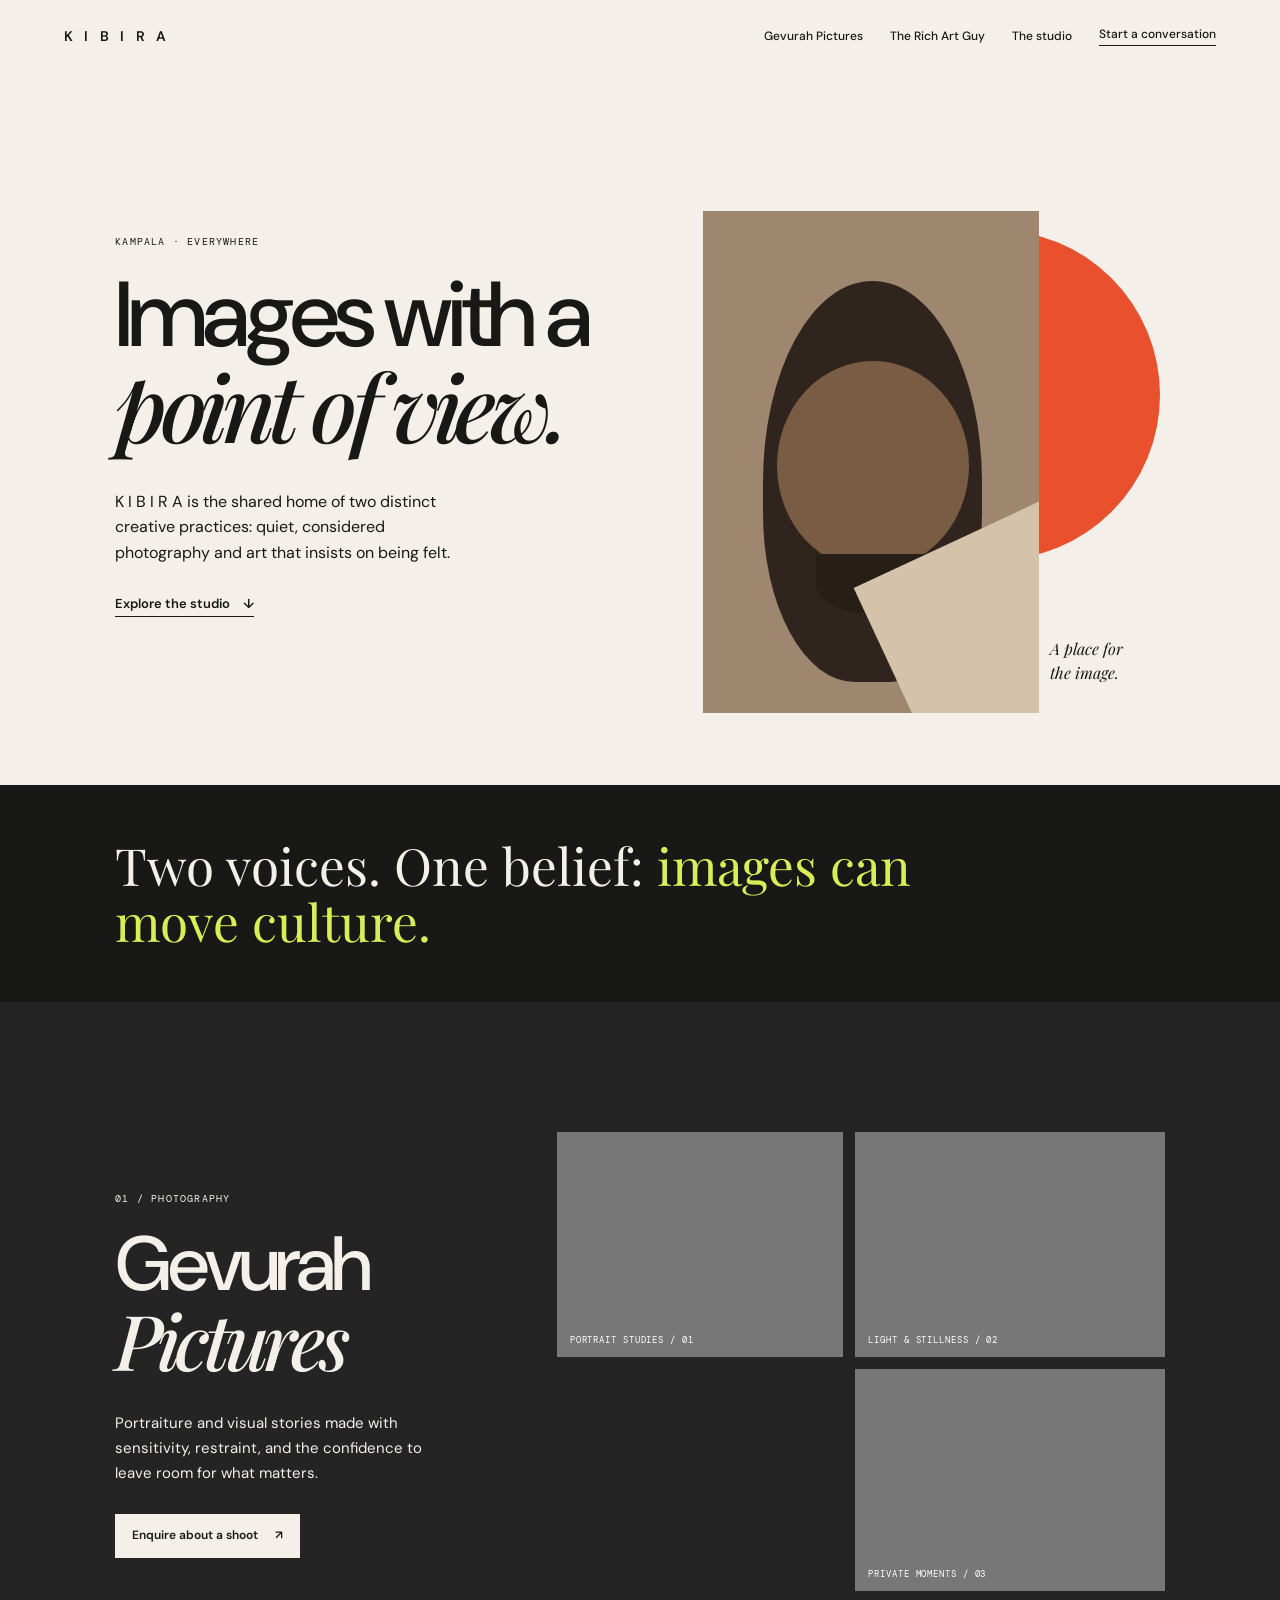
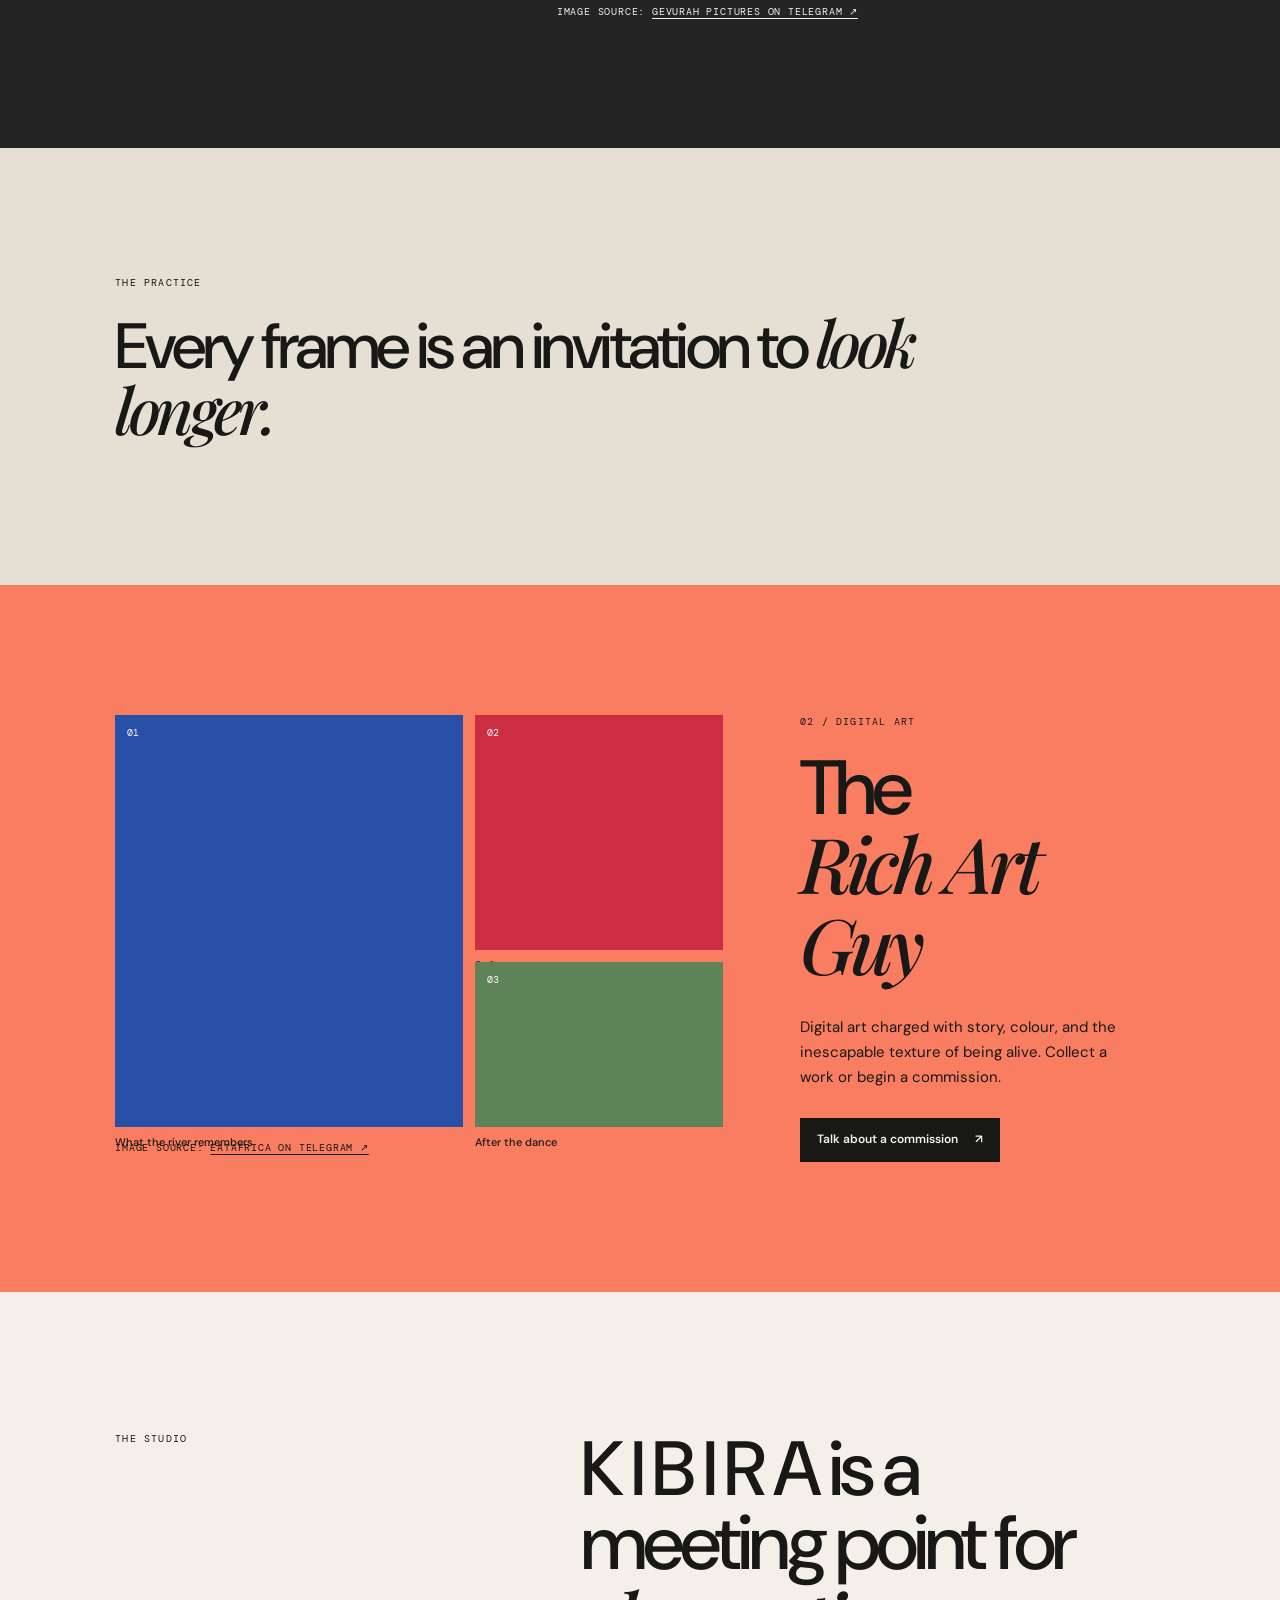
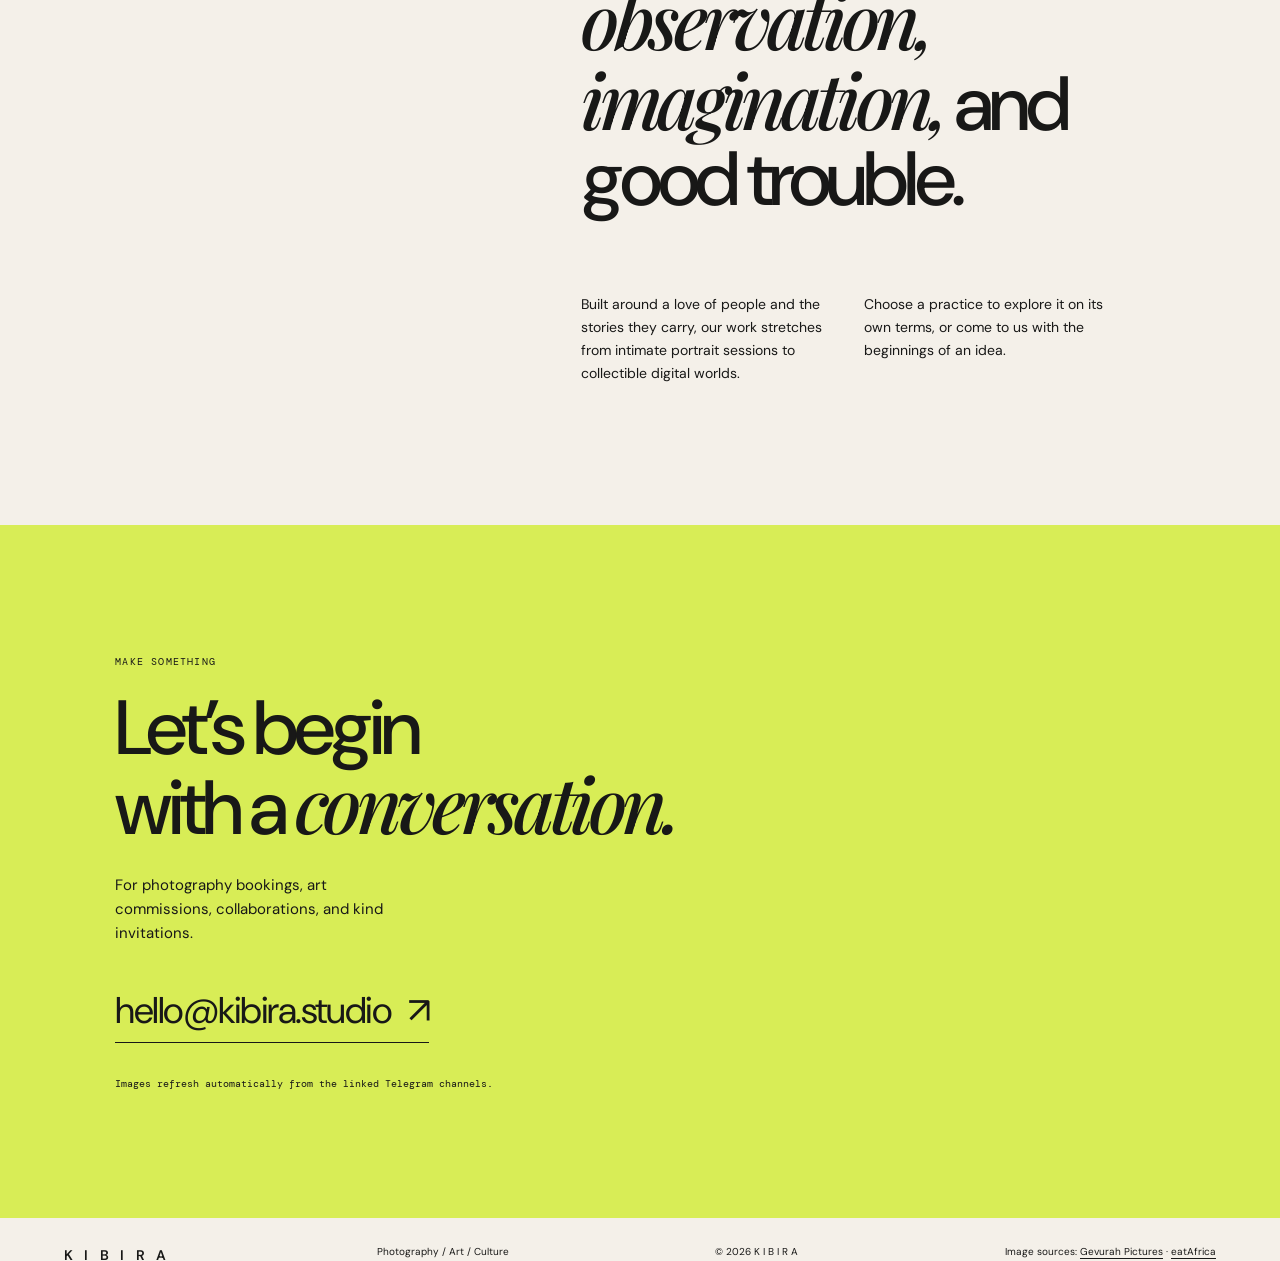
<file: index.html>
<!doctype html>
<html lang="en">
  <head>
    <meta charset="UTF-8" />
    <meta http-equiv="refresh" content="0; url=app/index.html" />
    <title>K I B I R A — Creative Studio</title>
  </head>
  <body>
    <p>Opening <a href="app/index.html">K I B I R A</a>…</p>
  </body>
</html>
</file>
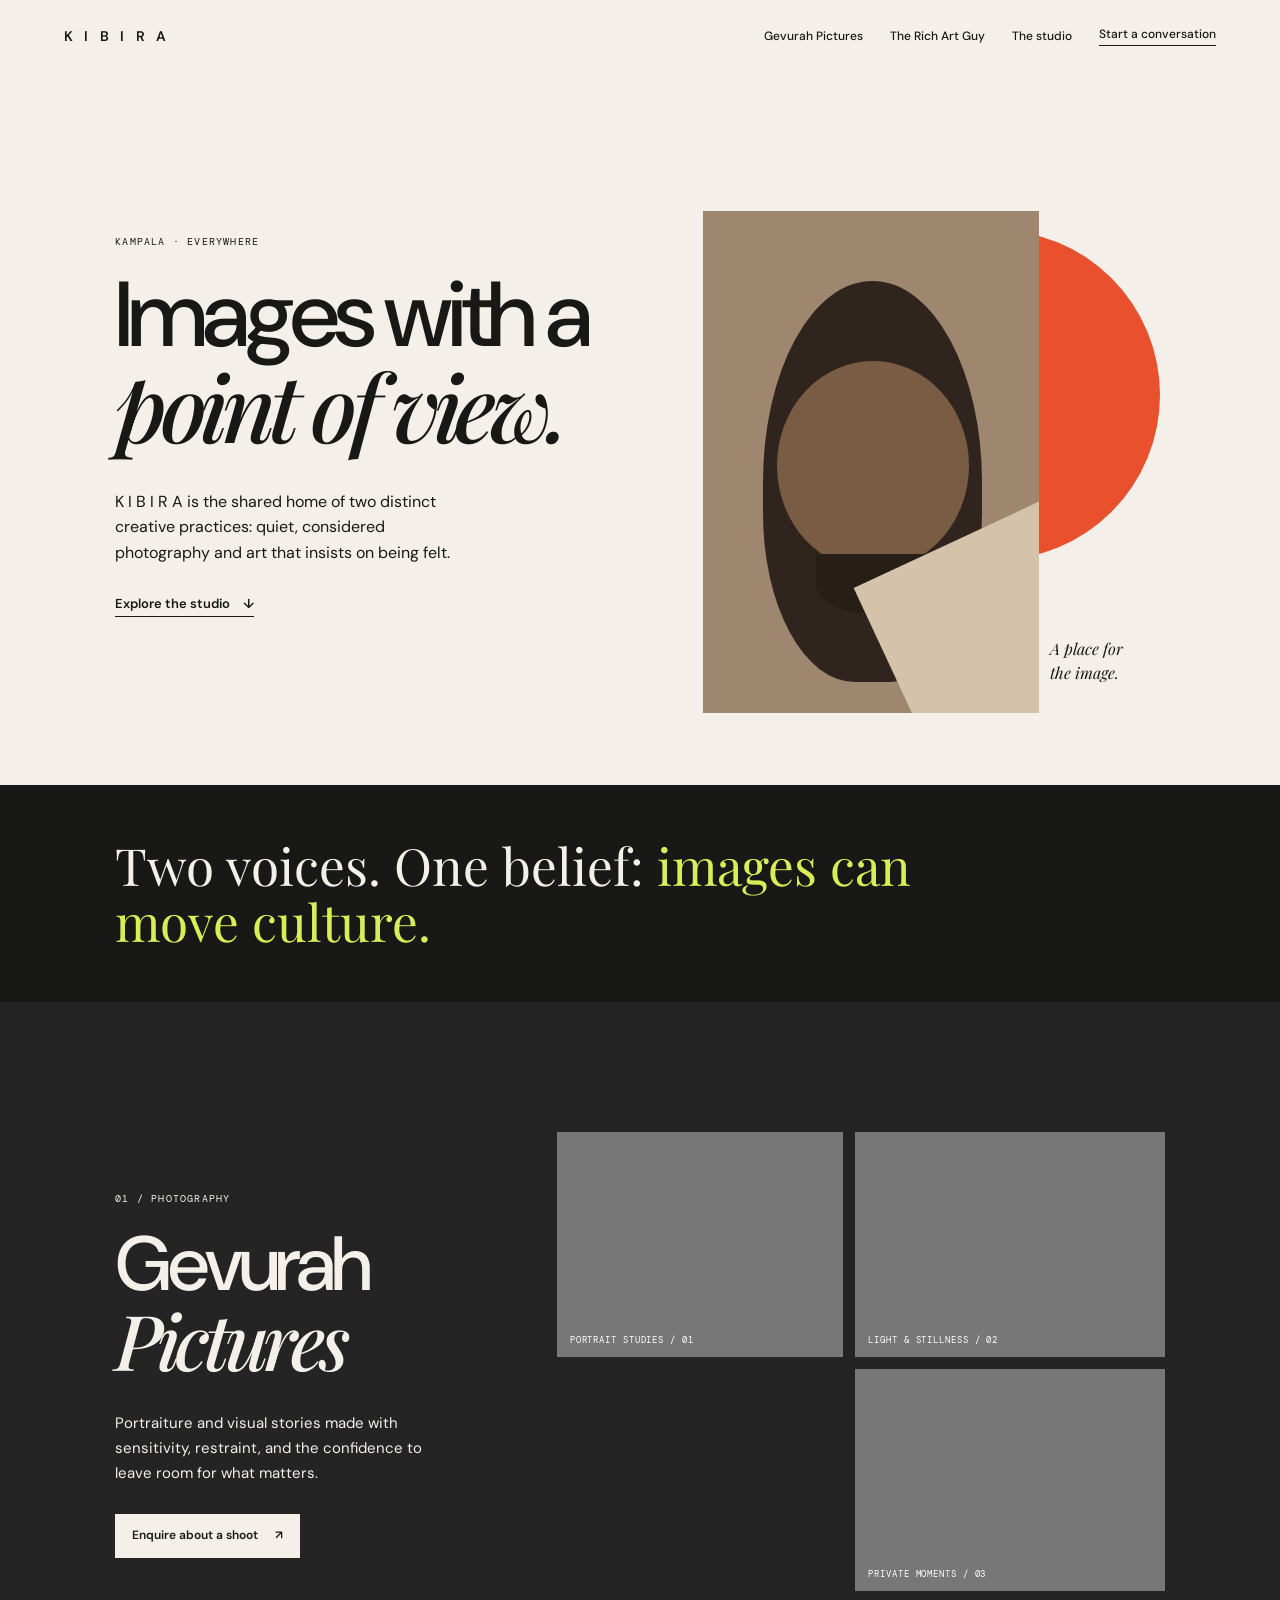
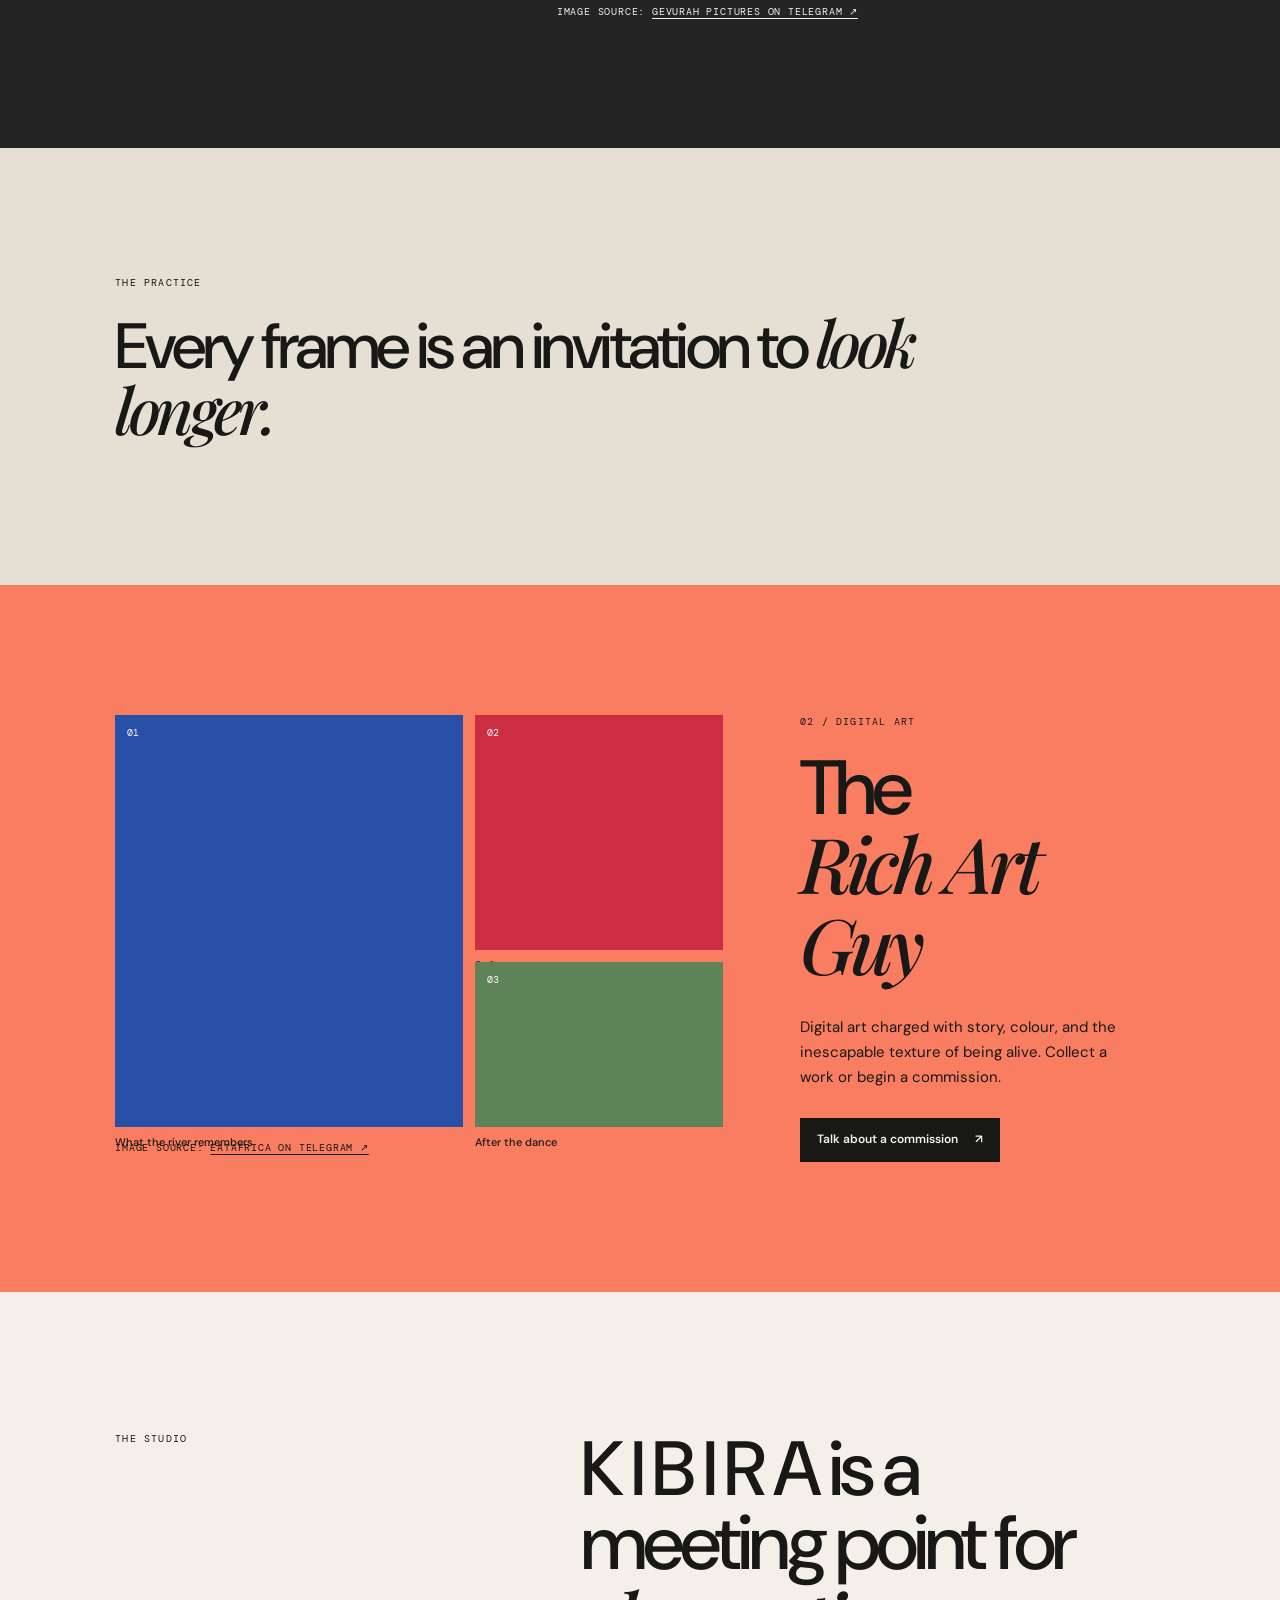
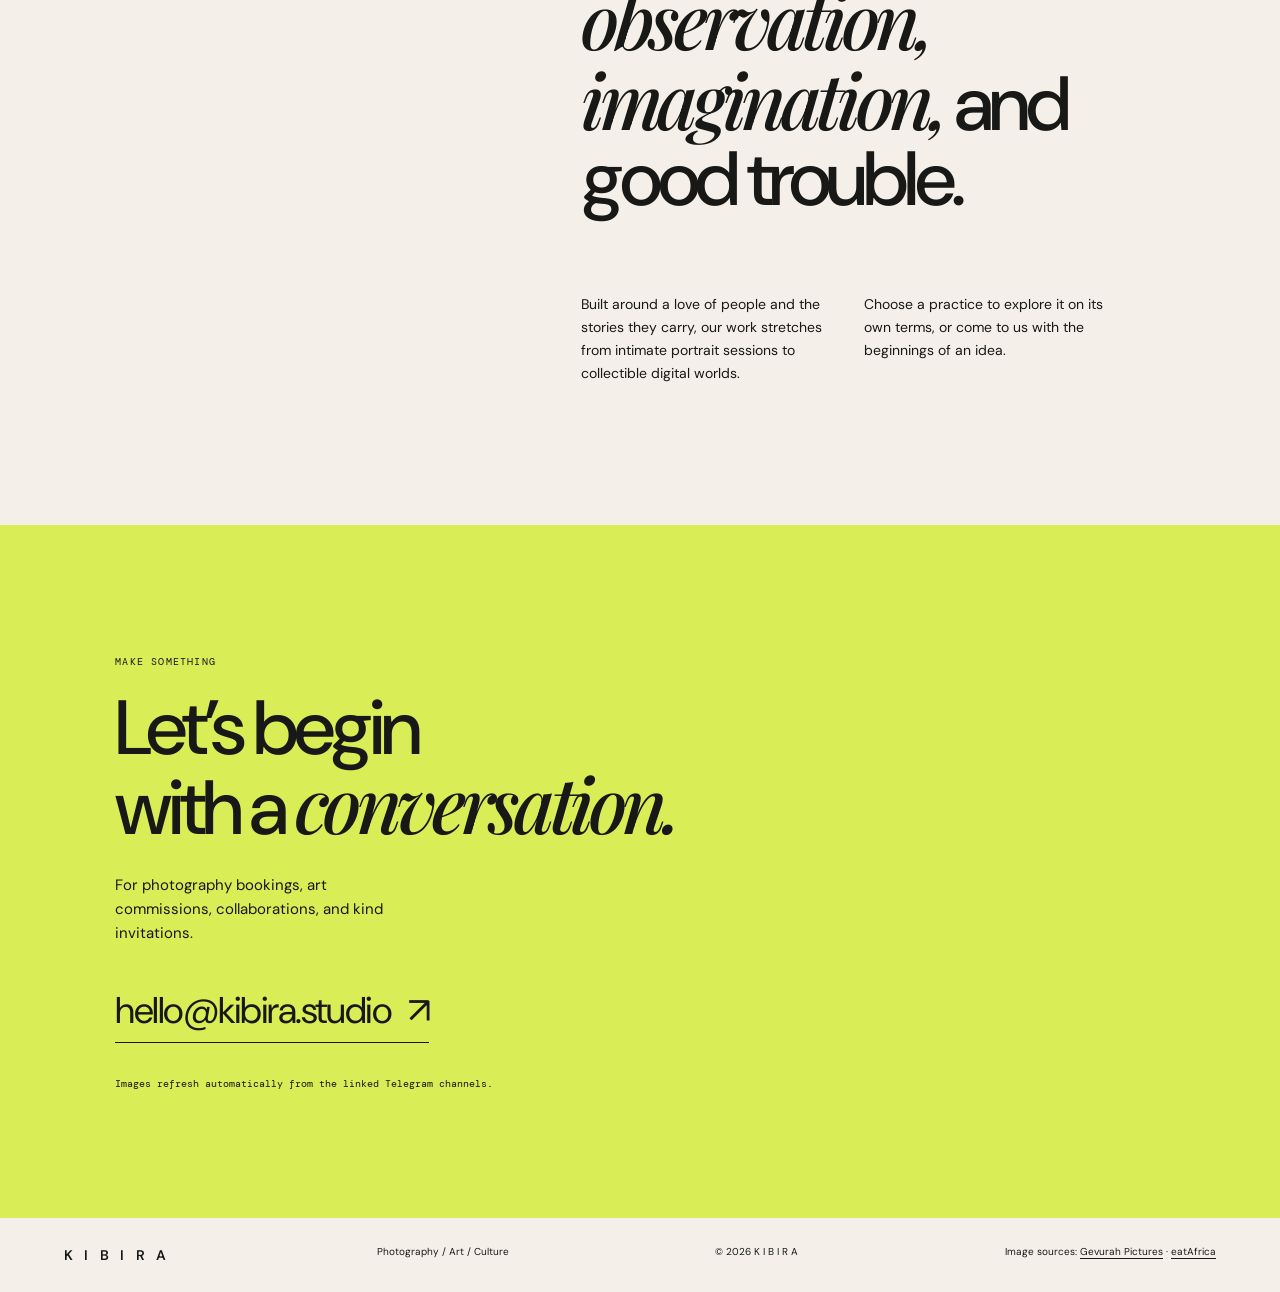
<file: app/index.html>
<!doctype html>
<html lang="en">
  <head>
    <meta charset="UTF-8" />
    <meta name="viewport" content="width=device-width, initial-scale=1.0" />
    <meta name="description" content="K I B I R A — a home for Gevurah Pictures and The Rich Art Guy." />
    <title>K I B I R A — Creative Studio</title>
    <link rel="preconnect" href="https://fonts.googleapis.com" />
    <link rel="preconnect" href="https://fonts.gstatic.com" crossorigin />
    <link href="https://fonts.googleapis.com/css2?family=DM+Mono:wght@400;500&family=DM+Sans:opsz,wght@9..40,400;9..40,500;9..40,600&family=Playfair+Display:ital,wght@0,500;0,600;1,500&display=swap" rel="stylesheet" />
    <link rel="stylesheet" href="styles.css" />
  </head>
  <body>
    <header class="site-header" data-header>
      <a class="wordmark" href="#top" aria-label="K I B I R A home">K I B I R A</a>
      <button class="menu-toggle" type="button" aria-expanded="false" aria-controls="site-nav" data-menu-toggle>
        <span></span><span></span><span></span>
        <span class="sr-only">Open menu</span>
      </button>
      <nav id="site-nav" class="site-nav" aria-label="Main navigation">
        <a href="#gevurah">Gevurah Pictures</a>
        <a href="#rich-art-guy">The Rich Art Guy</a>
        <a href="#about">The studio</a>
        <a class="nav-contact" href="#contact">Start a conversation</a>
      </nav>
    </header>

    <main id="top">
      <section class="hero" aria-labelledby="hero-title">
        <div class="hero-copy">
          <p class="eyebrow">Kampala · Everywhere</p>
          <h1 id="hero-title">Images with a <em>point of view.</em></h1>
          <p class="hero-intro">K I B I R A is the shared home of two distinct creative practices: quiet, considered photography and art that insists on being felt.</p>
          <a class="text-link" href="#our-worlds">Explore the studio <span aria-hidden="true">↓</span></a>
        </div>
        <div class="hero-art" aria-hidden="true">
          <div class="sun-disc"></div>
          <div class="hero-portrait"><div class="portrait-face"></div><div class="portrait-shadow"></div></div>
          <p class="hero-caption">A place for<br/>the image.</p>
        </div>
      </section>

      <section class="intro-band" id="our-worlds" aria-label="Our creative worlds">
        <p>Two voices. One belief: <span>images can move culture.</span></p>
      </section>

      <section class="brand-section gevurah" id="gevurah" aria-labelledby="gevurah-title">
        <div class="brand-heading">
          <p class="eyebrow">01 / Photography</p>
          <h2 id="gevurah-title">Gevurah<br/><em>Pictures</em></h2>
          <p class="brand-summary">Portraiture and visual stories made with sensitivity, restraint, and the confidence to leave room for what matters.</p>
          <a class="button button-light" href="#contact">Enquire about a shoot <span aria-hidden="true">↗</span></a>
        </div>
        <div class="gevurah-gallery" aria-label="Gevurah Pictures live gallery">
          <figure class="photo photo-one"><div class="photo-subject subject-one" data-image-slot="gevurah"></div><figcaption>Portrait studies / 01</figcaption></figure>
          <figure class="photo photo-two"><div class="photo-subject subject-two" data-image-slot="gevurah"></div><figcaption>Light &amp; stillness / 02</figcaption></figure>
          <figure class="photo photo-three"><div class="photo-subject subject-three" data-image-slot="gevurah"></div><figcaption>Private moments / 03</figcaption></figure>
          <p class="image-source">Image source: <a href="https://t.me/gevurahpictures" target="_blank" rel="noopener noreferrer">Gevurah Pictures on Telegram ↗</a></p>
        </div>
      </section>

      <section class="statement-section" aria-label="Photography statement">
        <p class="eyebrow">The practice</p>
        <p class="statement">Every frame is an invitation to <em>look longer.</em></p>
      </section>

      <section class="brand-section rich-art" id="rich-art-guy" aria-labelledby="rich-title">
        <div class="rich-gallery" aria-label="The Rich Art Guy live collection">
          <article class="art-card art-card-tall"><div class="artwork artwork-one" data-image-slot="eatAfrica"><span>01</span></div><p>What the river remembers</p></article>
          <article class="art-card art-card-wide"><div class="artwork artwork-two" data-image-slot="eatAfrica"><span>02</span></div><p>Soft power</p></article>
          <article class="art-card art-card-small"><div class="artwork artwork-three" data-image-slot="eatAfrica"><span>03</span></div><p>After the dance</p></article>
          <p class="image-source">Image source: <a href="https://t.me/eatAfrica" target="_blank" rel="noopener noreferrer">eatAfrica on Telegram ↗</a></p>
        </div>
        <div class="brand-heading">
          <p class="eyebrow">02 / Digital Art</p>
          <h2 id="rich-title">The<br/><em>Rich Art Guy</em></h2>
          <p class="brand-summary">Digital art charged with story, colour, and the inescapable texture of being alive. Collect a work or begin a commission.</p>
          <a class="button button-dark" href="#contact">Talk about a commission <span aria-hidden="true">↗</span></a>
        </div>
      </section>

      <section class="about-section" id="about" aria-labelledby="about-title">
        <p class="eyebrow">The studio</p>
        <h2 id="about-title">K I B I R A is a meeting point for <em>observation, imagination,</em> and good trouble.</h2>
        <div class="about-detail">
          <p>Built around a love of people and the stories they carry, our work stretches from intimate portrait sessions to collectible digital worlds.</p>
          <p>Choose a practice to explore it on its own terms, or come to us with the beginnings of an idea.</p>
        </div>
      </section>

      <section class="contact-section" id="contact" aria-labelledby="contact-title">
        <p class="eyebrow">Make something</p>
        <h2 id="contact-title">Let’s begin<br/>with a <em>conversation.</em></h2>
        <p>For photography bookings, art commissions, collaborations, and kind invitations.</p>
        <a class="contact-email" href="mailto:hello@kibira.studio">hello@kibira.studio <span aria-hidden="true">↗</span></a>
        <p class="contact-note">Images refresh automatically from the linked Telegram channels.</p>
      </section>
    </main>

    <footer class="site-footer">
      <a class="wordmark" href="#top">K I B I R A</a>
      <p>Photography / Art / Culture</p>
      <p class="footer-sources">Image sources: <a href="https://t.me/gevurahpictures" target="_blank" rel="noopener noreferrer">Gevurah Pictures</a> · <a href="https://t.me/eatAfrica" target="_blank" rel="noopener noreferrer">eatAfrica</a></p>
      <p>© <span data-year></span> K I B I R A</p>
    </footer>
    <script src="script.js"></script>
  </body>
</html>
</file>
<file: app/styles.css>
:root { --ink: #181817; --paper: #f4f0e9; --cream: #e6dfd4; --orange: #e9512e; --pink: #fd6b78; --lime: #d8ed56; --blue: #315fa8; }
* { box-sizing: border-box; }
html { scroll-behavior: smooth; }
body { margin: 0; color: var(--ink); background: var(--paper); font-family: "DM Sans", sans-serif; font-size: 16px; line-height: 1.45; }
a { color: inherit; text-decoration: none; }
.sr-only { position: absolute; width: 1px; height: 1px; overflow: hidden; clip: rect(0,0,0,0); white-space: nowrap; }
.site-header { position: fixed; z-index: 10; top: 0; width: 100%; display: flex; align-items: center; justify-content: space-between; padding: 26px 5vw; mix-blend-mode: multiply; }
.wordmark { font-size: 14px; font-weight: 600; letter-spacing: .3em; }
.site-nav { display: flex; align-items: center; gap: 27px; font-size: 12px; font-weight: 500; }
.site-nav a { transition: opacity .2s; }.site-nav a:hover { opacity: .55; }.nav-contact { border-bottom: 1px solid currentColor; padding-bottom: 2px; }
.menu-toggle { display: none; border: 0; background: none; padding: 5px; }.menu-toggle span:not(.sr-only) { display: block; width: 22px; height: 1px; margin: 4px; background: var(--ink); }
.hero { min-height: 785px; display: grid; grid-template-columns: 1fr 1fr; align-items: center; padding: 130px 9vw 65px; overflow: hidden; }
.hero-copy { max-width: 555px; position: relative; z-index: 2; }.eyebrow { margin: 0 0 21px; font-family: "DM Mono", monospace; font-size: 10px; text-transform: uppercase; letter-spacing: .12em; }
h1, h2, .statement { font-weight: 500; line-height: .97; letter-spacing: -.055em; }h1 { margin: 0; font-size: clamp(57px, 7.2vw, 110px); }h2 { margin: 0; font-size: clamp(52px, 6vw, 92px); }em { font-family: "Playfair Display", serif; font-weight: 500; letter-spacing: -.07em; }
.hero-intro { max-width: 355px; margin: 31px 0 26px; font-size: 16px; line-height: 1.6; }.text-link { font-size: 13px; font-weight: 600; border-bottom: 1px solid var(--ink); padding-bottom: 4px; }.text-link span { margin-left: 10px; }
.hero-art { min-height: 575px; position: relative; }.sun-disc { position: absolute; top: 16%; right: 1%; width: min(27vw, 330px); aspect-ratio: 1; background: var(--orange); border-radius: 50%; }.hero-portrait { position: absolute; bottom: 0; left: 12%; width: min(28vw, 336px); height: min(42vw, 502px); background: #9e876e; overflow: hidden; }.portrait-face { position: absolute; width: 65%; height: 80%; top: 14%; left: 18%; border-radius: 50% 50% 42% 42%; background: #30251e; }.portrait-face::before { content:""; position:absolute; width: 88%; height: 52%; top: 20%; left: 6%; border-radius: 50%; background: #795c43; }.portrait-face::after { content:""; position:absolute; width: 52%; height: 15%; bottom: 17%; left: 24%; background: #271e18; border-radius: 0 0 50% 50%; }.portrait-shadow { position:absolute; width: 65%; height: 42%; background:#d4c2ab; right:-20%; bottom:-6%; transform:rotate(-25deg); }.hero-caption { position: absolute; right: 8%; bottom: 5%; margin: 0; font-family:"Playfair Display",serif; font-size: 16px; font-style: italic; }
.intro-band { padding: 52px 9vw; background: var(--ink); color: var(--paper); }.intro-band p { margin:0; max-width: 820px; font-family:"Playfair Display",serif; font-size:clamp(30px,4vw,58px); line-height:1.1; }.intro-band span { color: var(--lime); }
.brand-section { display: grid; gap: 6vw; padding: 130px 9vw; }.brand-heading { align-self: center; }.brand-summary { max-width: 330px; margin: 29px 0; font-size: 15px; line-height: 1.65; }.button { display: inline-block; padding: 13px 17px; font-size:12px; font-weight:600; transition: transform .2s; }.button:hover { transform: translateY(-3px); }.button-light { background: var(--paper); color: var(--ink); }.button-dark { background: var(--ink); color: var(--paper); }.button span { margin-left:14px; }
.gevurah { grid-template-columns: .75fr 1.25fr; background: #242424; color: var(--paper); }.gevurah-gallery { display: grid; grid-template-columns: 1fr 1.08fr; grid-template-rows: 225px 210px; gap: 12px; }.photo { position:relative; margin:0; overflow:hidden; background:#777; }.photo-three { grid-row: span 2; grid-column:2; }.photo figcaption { position:absolute; z-index:2; left:13px; bottom:11px; color:#fff; font: 9px "DM Mono",monospace; text-transform:uppercase; letter-spacing:.1em; }.photo-subject { width:100%; height:100%; transition: transform .6s ease; }.photo:hover .photo-subject { transform: scale(1.04); }.subject-one { background: linear-gradient(125deg,#d8d3ce 0 36%,#2d2a28 36% 51%,#998c80 51%); }.subject-one::after { content:""; display:block; width:42%; height:92%; margin-left:27%; background:#151515; border-radius:46% 46% 5% 5%; }.subject-two { background: linear-gradient(45deg,#c4b8aa,#695f55); }.subject-two::after { content:""; display:block; width:75%; height:75%; margin:0 auto; border: 22px solid #e0d6c7; border-radius:50% 50% 0 0; border-bottom:0; }.subject-three { background:linear-gradient(145deg,#161616 0 25%,#b9afa2 25% 47%,#403a36 47%); }.subject-three::after { content:""; display:block; width:57%; height:88%; margin:17% auto 0; background:#181716; border-radius:48% 48% 0 0; }
.statement-section { padding: 128px 9vw 140px; background: var(--cream); }.statement { max-width: 850px; margin: 0; font-size: clamp(42px, 5vw, 75px); }
.rich-art { grid-template-columns: 1.25fr .75fr; background: #f97d60; }.rich-gallery { display:grid; grid-template-columns: 1.4fr 1fr; grid-template-rows: 235px 165px; gap:12px; }.art-card { margin:0; }.art-card p { margin:8px 0 0; font-size:11px; font-weight:500; }.art-card-tall { grid-row:span 2; }.artwork { height:100%; min-height:0; position:relative; overflow:hidden; }.artwork span { position:absolute; z-index:3; top:11px; left:12px; font: 10px "DM Mono",monospace; color:#fff; }.artwork-one { background: #284fa8; }.artwork-one::before { content:""; position:absolute; width:130%; height:64%; bottom:-8%; left:-18%; background:#f6d466; border-radius:50% 50% 0 0; transform:rotate(-13deg); }.artwork-one::after { content:""; position:absolute; width:46%; height:52%; top:23%; left:28%; background:#5b1e39; border-radius:48% 48% 32% 32%; box-shadow: 39px -20px 0 -7px #ee735f; }.artwork-two { background:#cc2d43; }.artwork-two::before { content:""; position:absolute; width:80%; height:80%; top:10%; left:11%; border: 28px solid #183e77; border-radius:50%; }.artwork-two::after { content:""; position:absolute; width:33%; height:33%; left:35%; top:33%; border-radius:50%; background:#e3e04e; }.artwork-three { background:#5e8359; }.artwork-three::before { content:""; position:absolute; height:130%; width:28%; top:-14%; left:35%; background:#201e28; transform:rotate(32deg); }.artwork-three::after { content:""; position:absolute; width:130%; height:28%; bottom:8%; left:-18%; background:#ef8d6b; transform:rotate(-15deg); }
.about-section { display:grid; grid-template-columns:.8fr 1.2fr; gap:6vw; padding:140px 9vw; }.about-section h2 { grid-column:2; }.about-detail { grid-column:2; display:grid; grid-template-columns:1fr 1fr; gap:25px; max-width: 540px; }.about-detail p { margin:0; font-size:14px; line-height:1.65; }
.contact-section { padding: 130px 9vw 117px; background:var(--lime); }.contact-section h2 { margin-bottom:27px; }.contact-section > p:not(.eyebrow):not(.contact-note) { max-width:295px; font-size:15px; line-height:1.6; }.contact-email { display:inline-block; margin-top: 24px; border-bottom: 1px solid; padding-bottom:4px; font-size:clamp(21px,3vw,37px); letter-spacing:-.04em; }.contact-email span { margin-left:10px; }.contact-note { margin-top:34px; font-size:10px; font-family:"DM Mono",monospace; }
.site-footer { display:flex; justify-content:space-between; gap:18px; padding:27px 5vw; font-size:10px; }.site-footer p { margin:0; }
.image-source { grid-column: 1 / -1; margin: 2px 0 0; font: 10px "DM Mono", monospace; text-transform: uppercase; letter-spacing: .08em; }.image-source a, .footer-sources a { text-decoration: underline; text-underline-offset: 3px; }.footer-sources { order: 2; }
.photo-subject.has-remote-image, .artwork.has-remote-image { background-size: cover; background-position: center; }.photo-subject.has-remote-image::after, .artwork.has-remote-image::before, .artwork.has-remote-image::after { display: none; }
@media (max-width: 760px) { .site-header { padding:21px 6vw; mix-blend-mode:normal; }.menu-toggle { display:block; position:relative; z-index:2; }.site-nav { display:none; position:absolute; top:0; left:0; width:100%; padding:86px 6vw 28px; background:var(--paper); flex-direction:column; align-items:flex-start; gap:19px; font-size:15px; }.site-nav.is-open { display:flex; }.hero { min-height:730px; display:block; padding:125px 7vw 40px; }.hero-art { min-height:355px; margin-top:32px; }.sun-disc { top:9%; right:0; width:200px; }.hero-portrait { left:16%; width:205px; height:300px; }.hero-caption { right:1%; bottom:0; }.intro-band { padding:40px 7vw; }.brand-section { display:flex; flex-direction:column; padding:85px 7vw; }.gevurah-gallery { order:-1; width:100%; grid-template-rows:160px 150px; }.rich-gallery { grid-template-rows:180px 130px; }.brand-heading h2 { font-size:61px; }.statement-section { padding:86px 7vw; }.about-section { display:block; padding:90px 7vw; }.about-section h2 { margin: 33px 0; }.about-detail { grid-template-columns:1fr; }.contact-section { padding:90px 7vw; }.site-footer { flex-wrap:wrap; padding:24px 7vw; } }
</file>
